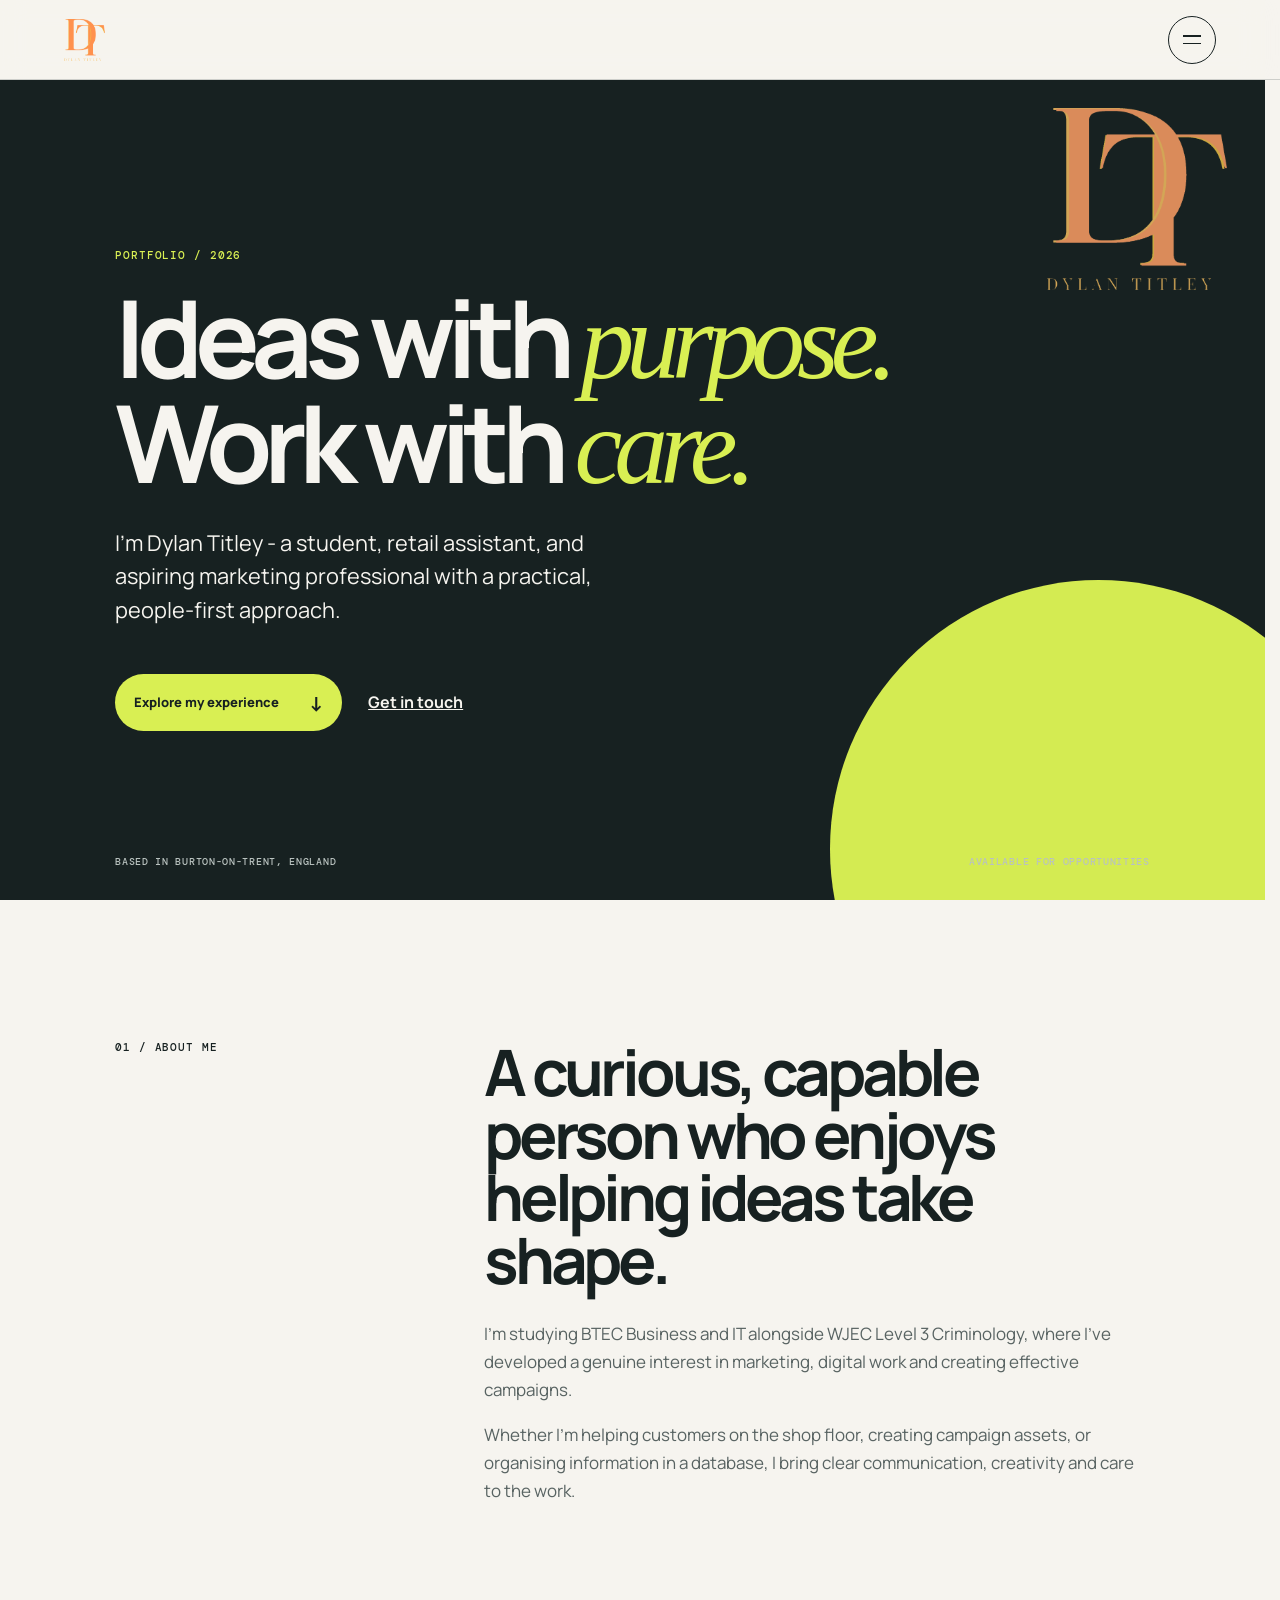
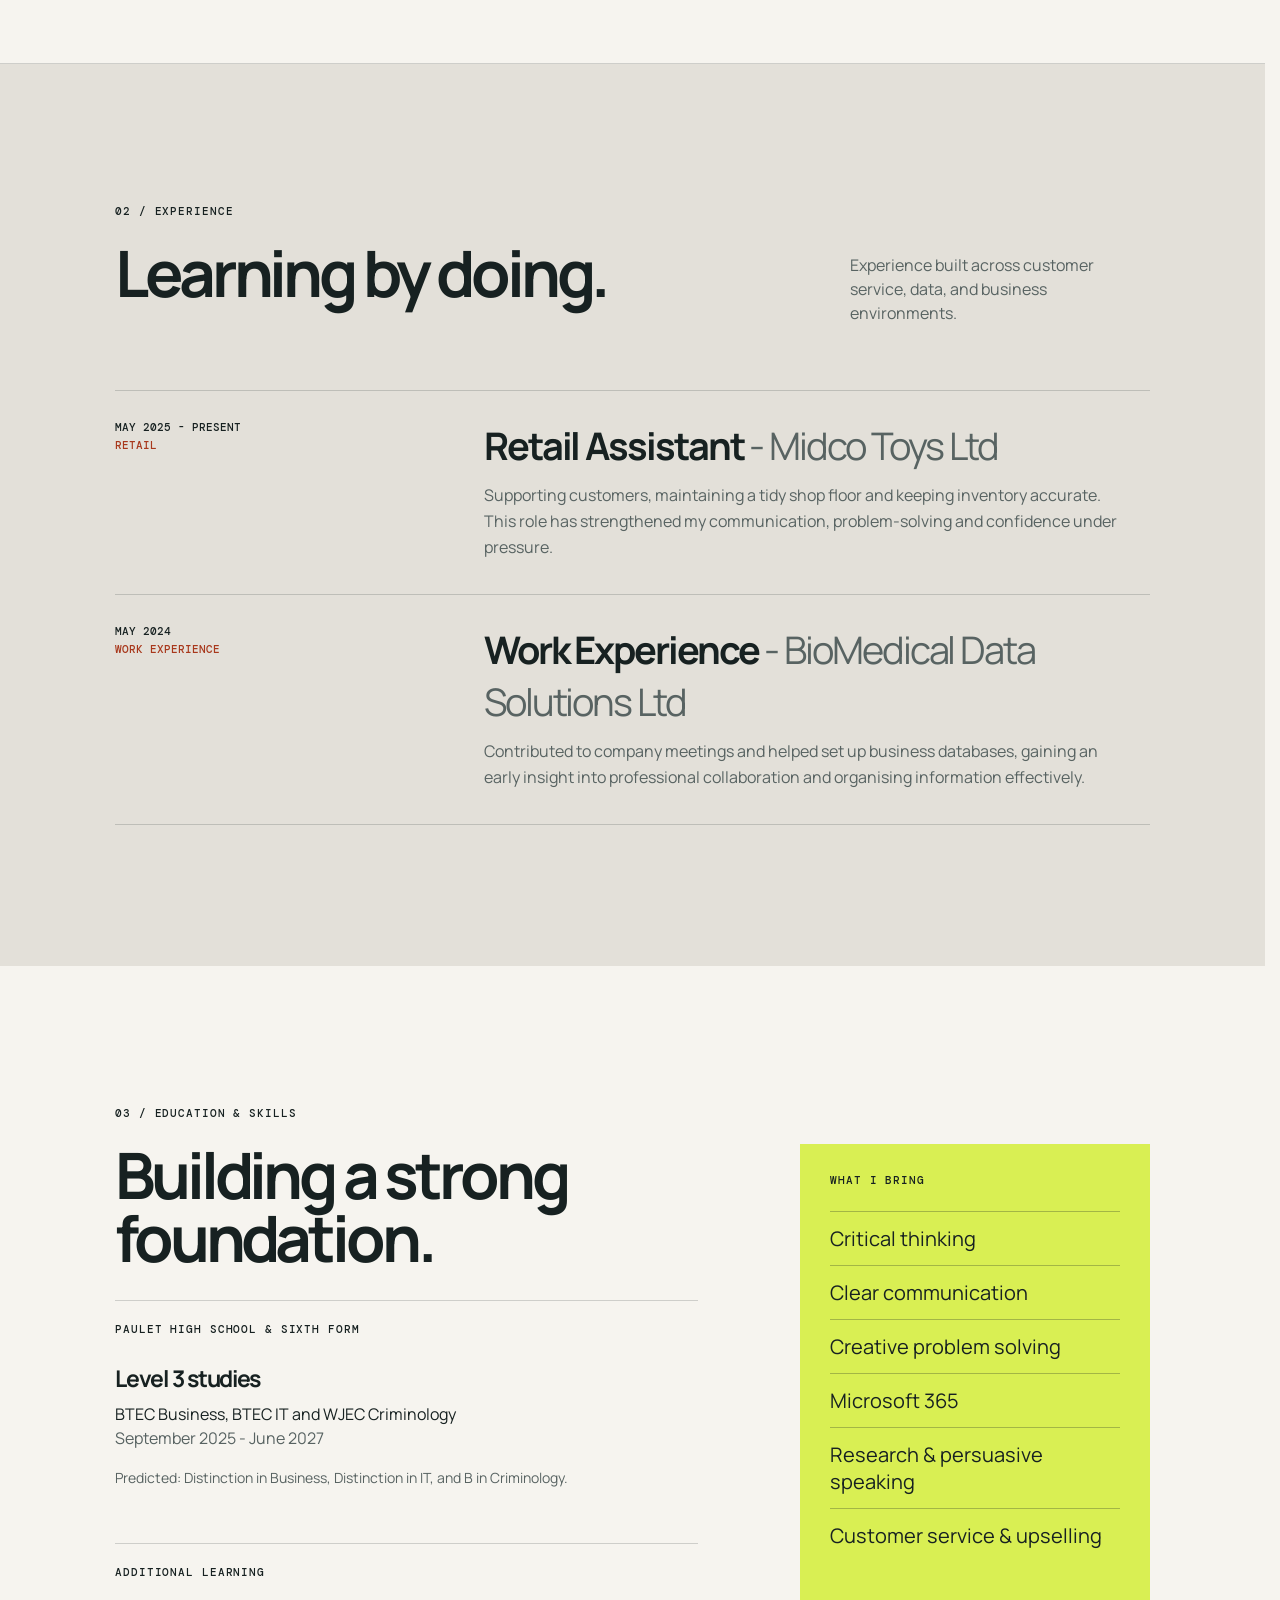
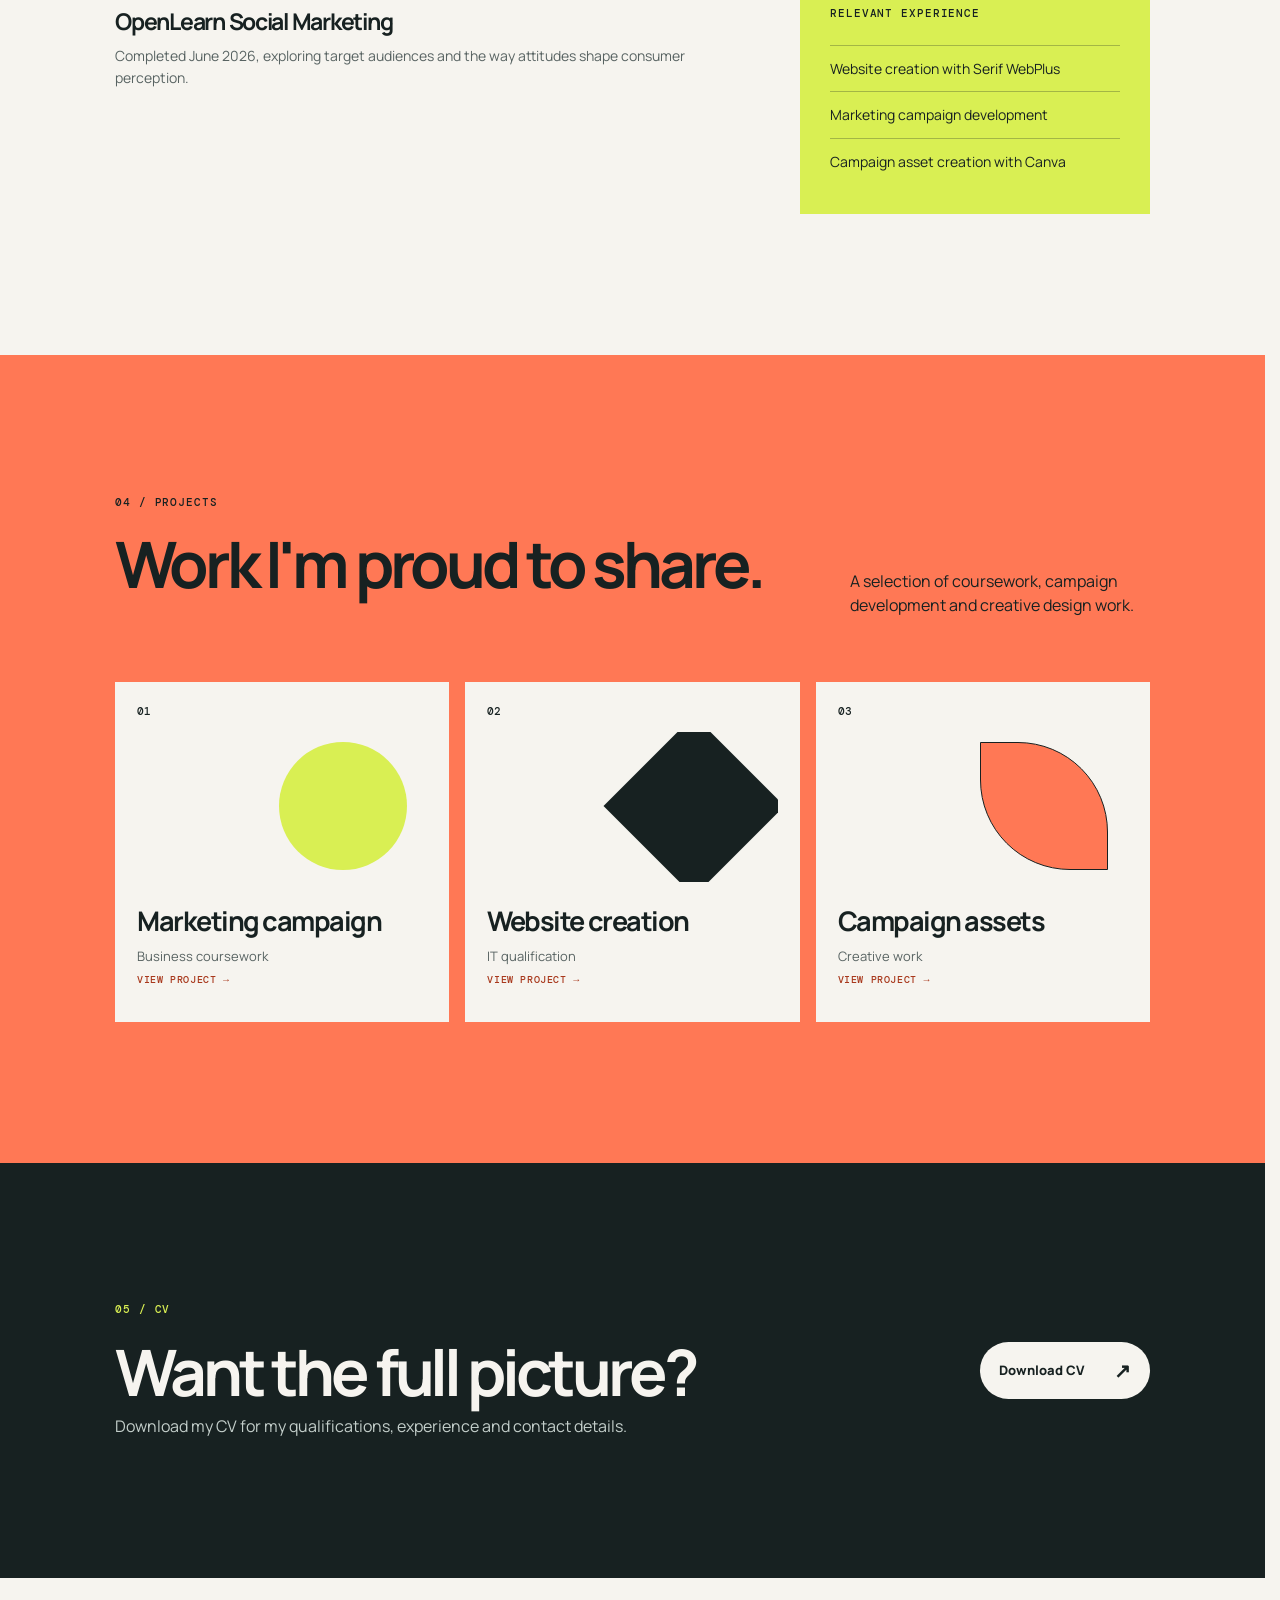
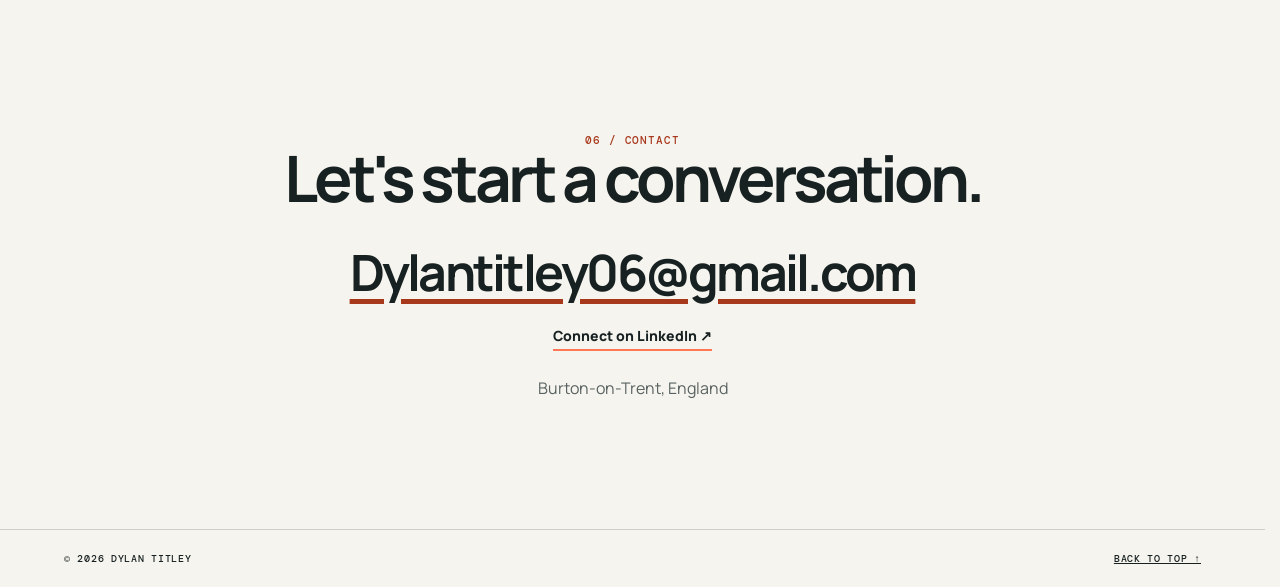
<file: index.html>
<!doctype html>
<html lang="en">
  <head>
    <meta charset="utf-8" />
    <meta name="viewport" content="width=device-width, initial-scale=1" />
    <meta
      name="description"
      content="Portfolio of Dylan Titley, a student and aspiring marketing professional showcasing experience, creative projects, website design and campaign work."
    />
    <title>Dylan Titley | Marketing, Design & Portfolio</title>
    <link rel="canonical" href="https://dylantitley.co.uk/" />
    <meta property="og:type" content="website" />
    <meta
      property="og:title"
      content="Dylan Titley | Marketing, Design & Portfolio"
    />
    <meta
      property="og:description"
      content="Explore Dylan Titley's experience, creative projects, website design and campaign work."
    />
    <meta property="og:url" content="https://dylantitley.co.uk/" />
    <meta property="og:image" content="https://dylantitley.co.uk/dt-logo.png" />
    <meta property="og:image:alt" content="Dylan Titley personal DT logo" />
    <meta name="twitter:card" content="summary_large_image" />
    <meta
      name="twitter:title"
      content="Dylan Titley | Marketing, Design & Portfolio"
    />
    <meta
      name="twitter:description"
      content="Explore Dylan Titley's experience, creative projects, website design and campaign work."
    />
    <meta
      name="twitter:image"
      content="https://dylantitley.co.uk/dt-logo.png"
    />
    <meta name="twitter:image:alt" content="Dylan Titley personal DT logo" />
    <link rel="icon" type="image/png" href="favicon.png" />
    <script type="application/ld+json">
      {
        "@context": "https://schema.org",
        "@type": "Person",
        "name": "Dylan Titley",
        "url": "https://dylantitley.co.uk/",
        "image": "https://dylantitley.co.uk/dt-logo.png",
        "jobTitle": "Student and aspiring marketing professional",
        "address": {
          "@type": "PostalAddress",
          "addressLocality": "Burton-on-Trent",
          "addressCountry": "GB"
        },
        "email": "mailto:Dylantitley06@gmail.com",
        "sameAs": ["https://www.linkedin.com/in/dylan-titley-2539ab369/"]
      }
    </script>
    <link rel="preconnect" href="https://fonts.googleapis.com" />
    <link rel="preconnect" href="https://fonts.gstatic.com" crossorigin />
    <link
      href="https://fonts.googleapis.com/css2?family=DM+Mono:wght@400;500&family=Manrope:wght@400;500;600;700;800&display=swap"
      rel="stylesheet"
    />
    <link rel="stylesheet" href="vendor/lenis.css" />
    <link rel="stylesheet" href="styles.css?v=20261020-2" />
    <script src="vendor/gsap.min.js" defer></script>
    <script src="vendor/lenis.min.js" defer></script>
    <script src="script.js?v=20261020-2" defer></script>
  </head>
  <body>
    <a class="skip-link" href="#main-content">Skip to content</a>
    <div class="reading-progress" aria-hidden="true"></div>
    <header class="site-header">
      <a class="brand" href="#home" aria-label="Dylan Titley, home"
        ><img
          src="dt-logo-transparent.png"
          alt="Dylan Titley"
          width="1023"
          height="1038"
          decoding="async"
      /></a>
      <button
        class="menu-toggle"
        type="button"
        aria-label="Open navigation"
        aria-expanded="false"
        aria-controls="site-menu"
      >
        <span></span><span></span>
      </button>
    </header>
    <nav
      id="site-menu"
      class="site-menu"
      data-lenis-prevent
      aria-label="Main navigation"
    >
      <a href="#home">Home</a><a href="#about">About</a
      ><a href="#experience">Experience</a><a href="#education">Education</a
      ><a href="#projects">Projects</a><a href="#cv">CV</a
      ><a href="#contact">Contact</a>
    </nav>

    <main id="main-content" tabindex="-1">
      <section id="home" class="hero section-shell">
        <p class="eyebrow">Portfolio / 2026</p>
        <h1>Ideas with <em>purpose.</em><br />Work with <em>care.</em></h1>
        <p class="hero-copy">
          I'm Dylan Titley - a student, retail assistant, and aspiring marketing
          professional with a practical, people-first approach.
        </p>
        <div class="hero-actions">
          <a class="button button-solid" href="#experience"
            >Explore my experience <span>&darr;</span></a
          ><a class="text-link" href="#contact">Get in touch</a>
        </div>
        <img
          class="hero-logo"
          src="dt-logo-transparent.png"
          alt="Dylan Titley DT personal logo"
          width="1023"
          height="1038"
          decoding="async"
        />
        <div class="hero-footer">
          <span>Based in Burton-on-Trent, England</span
          ><span>Available for opportunities</span>
        </div>
      </section>

      <section id="about" class="section-shell split-section">
        <p class="eyebrow">01 / About me</p>
        <div>
          <h2>
            A curious, capable person who enjoys helping ideas take shape.
          </h2>
          <p class="lead">
            I'm studying BTEC Business and IT alongside WJEC Level 3
            Criminology, where I've developed a genuine interest in marketing,
            digital work and creating effective campaigns.
          </p>
          <p>
            Whether I'm helping customers on the shop floor, creating campaign
            assets, or organising information in a database, I bring clear
            communication, creativity and care to the work.
          </p>
        </div>
      </section>

      <section id="experience" class="section-shell experience-section">
        <p class="eyebrow">02 / Experience</p>
        <div class="section-heading">
          <h2>Learning by doing.</h2>
          <p>
            Experience built across customer service, data, and business
            environments.
          </p>
        </div>
        <div class="timeline">
          <article class="timeline-item">
            <div class="timeline-meta">
              <span>May 2025 - Present</span><span>Retail</span>
            </div>
            <div>
              <h3>Retail Assistant <span> - Midco Toys Ltd</span></h3>
              <p>
                Supporting customers, maintaining a tidy shop floor and keeping
                inventory accurate. This role has strengthened my communication,
                problem-solving and confidence under pressure.
              </p>
            </div>
          </article>
          <article class="timeline-item">
            <div class="timeline-meta">
              <span>May 2024</span><span>Work experience</span>
            </div>
            <div>
              <h3>
                Work Experience <span> - BioMedical Data Solutions Ltd</span>
              </h3>
              <p>
                Contributed to company meetings and helped set up business
                databases, gaining an early insight into professional
                collaboration and organising information effectively.
              </p>
            </div>
          </article>
        </div>
      </section>

      <section id="education" class="section-shell education-section">
        <p class="eyebrow">03 / Education & skills</p>
        <div class="two-column">
          <div>
            <h2>Building a strong foundation.</h2>
            <div class="education-card">
              <p class="card-label">Paulet High School & Sixth Form</p>
              <h3>Level 3 studies</h3>
              <p>
                BTEC Business, BTEC IT and WJEC Criminology<br /><span
                  >September 2025 - June 2027</span
                >
              </p>
              <p class="small">
                Predicted: Distinction in Business, Distinction in IT, and B in
                Criminology.
              </p>
            </div>
            <div class="education-card">
              <p class="card-label">Additional learning</p>
              <h3>OpenLearn Social Marketing</h3>
              <p class="small">
                Completed June 2026, exploring target audiences and the way
                attitudes shape consumer perception.
              </p>
            </div>
          </div>
          <div class="skills">
            <p class="card-label">What I bring</p>
            <ul>
              <li>Critical thinking</li>
              <li>Clear communication</li>
              <li>Creative problem solving</li>
              <li>Microsoft 365</li>
              <li>Research & persuasive speaking</li>
              <li>Customer service & upselling</li>
            </ul>
            <p class="card-label relevant-label">Relevant experience</p>
            <ul class="relevant">
              <li>Website creation with Serif WebPlus</li>
              <li>Marketing campaign development</li>
              <li>Campaign asset creation with Canva</li>
            </ul>
          </div>
        </div>
      </section>

      <section id="projects" class="section-shell projects-section">
        <p class="eyebrow">04 / Projects</p>
        <div class="section-heading">
          <h2>Work I'm proud to share.</h2>
          <p>
            A selection of coursework, campaign development and creative design
            work.
          </p>
        </div>
        <div class="project-grid">
          <a class="project-card" href="marketing-campaign.html"
            ><p>01</p>
            <div class="project-art" aria-hidden="true">
              <div class="project-shape shape-one"></div>
            </div>
            <h3>Marketing campaign</h3>
            <span>Business coursework <b>View project &rarr;</b></span></a
          >
          <a class="project-card" href="website-creation.html"
            ><p>02</p>
            <div class="project-art" aria-hidden="true">
              <div class="project-shape shape-two"></div>
            </div>
            <h3>Website creation</h3>
            <span>IT qualification <b>View project &rarr;</b></span></a
          >
          <a class="project-card" href="campaign-assets.html"
            ><p>03</p>
            <div class="project-art" aria-hidden="true">
              <div class="project-shape shape-three"></div>
            </div>
            <h3>Campaign assets</h3>
            <span>Creative work <b>View project &rarr;</b></span></a
          >
        </div>
      </section>

      <section id="cv" class="section-shell cv-section">
        <div>
          <p class="eyebrow">05 / CV</p>
          <h2>Want the full picture?</h2>
          <p>
            Download my CV for my qualifications, experience and contact
            details.
          </p>
        </div>
        <a
          class="button button-light"
          href="Dylan-Titley-CV-2026-Degree-Apprenticeship.docx"
          download
          >Download CV <span>&nearr;</span></a
        >
      </section>

      <section id="contact" class="section-shell contact-section">
        <p class="eyebrow">06 / Contact</p>
        <h2>Let's start a conversation.</h2>
        <a class="contact-email" href="mailto:Dylantitley06@gmail.com"
          >Dylantitley06@gmail.com</a
        ><a
          class="linkedin-link"
          href="https://www.linkedin.com/in/dylan-titley-2539ab369/"
          target="_blank"
          rel="noopener"
          >Connect on LinkedIn &nearr;</a
        >
        <p>Burton-on-Trent, England</p>
      </section>
    </main>
    <footer>
      <span>&copy; <span id="year"></span> Dylan Titley</span
      ><a href="#home">Back to top &uarr;</a>
    </footer>
  </body>
</html>
</file>
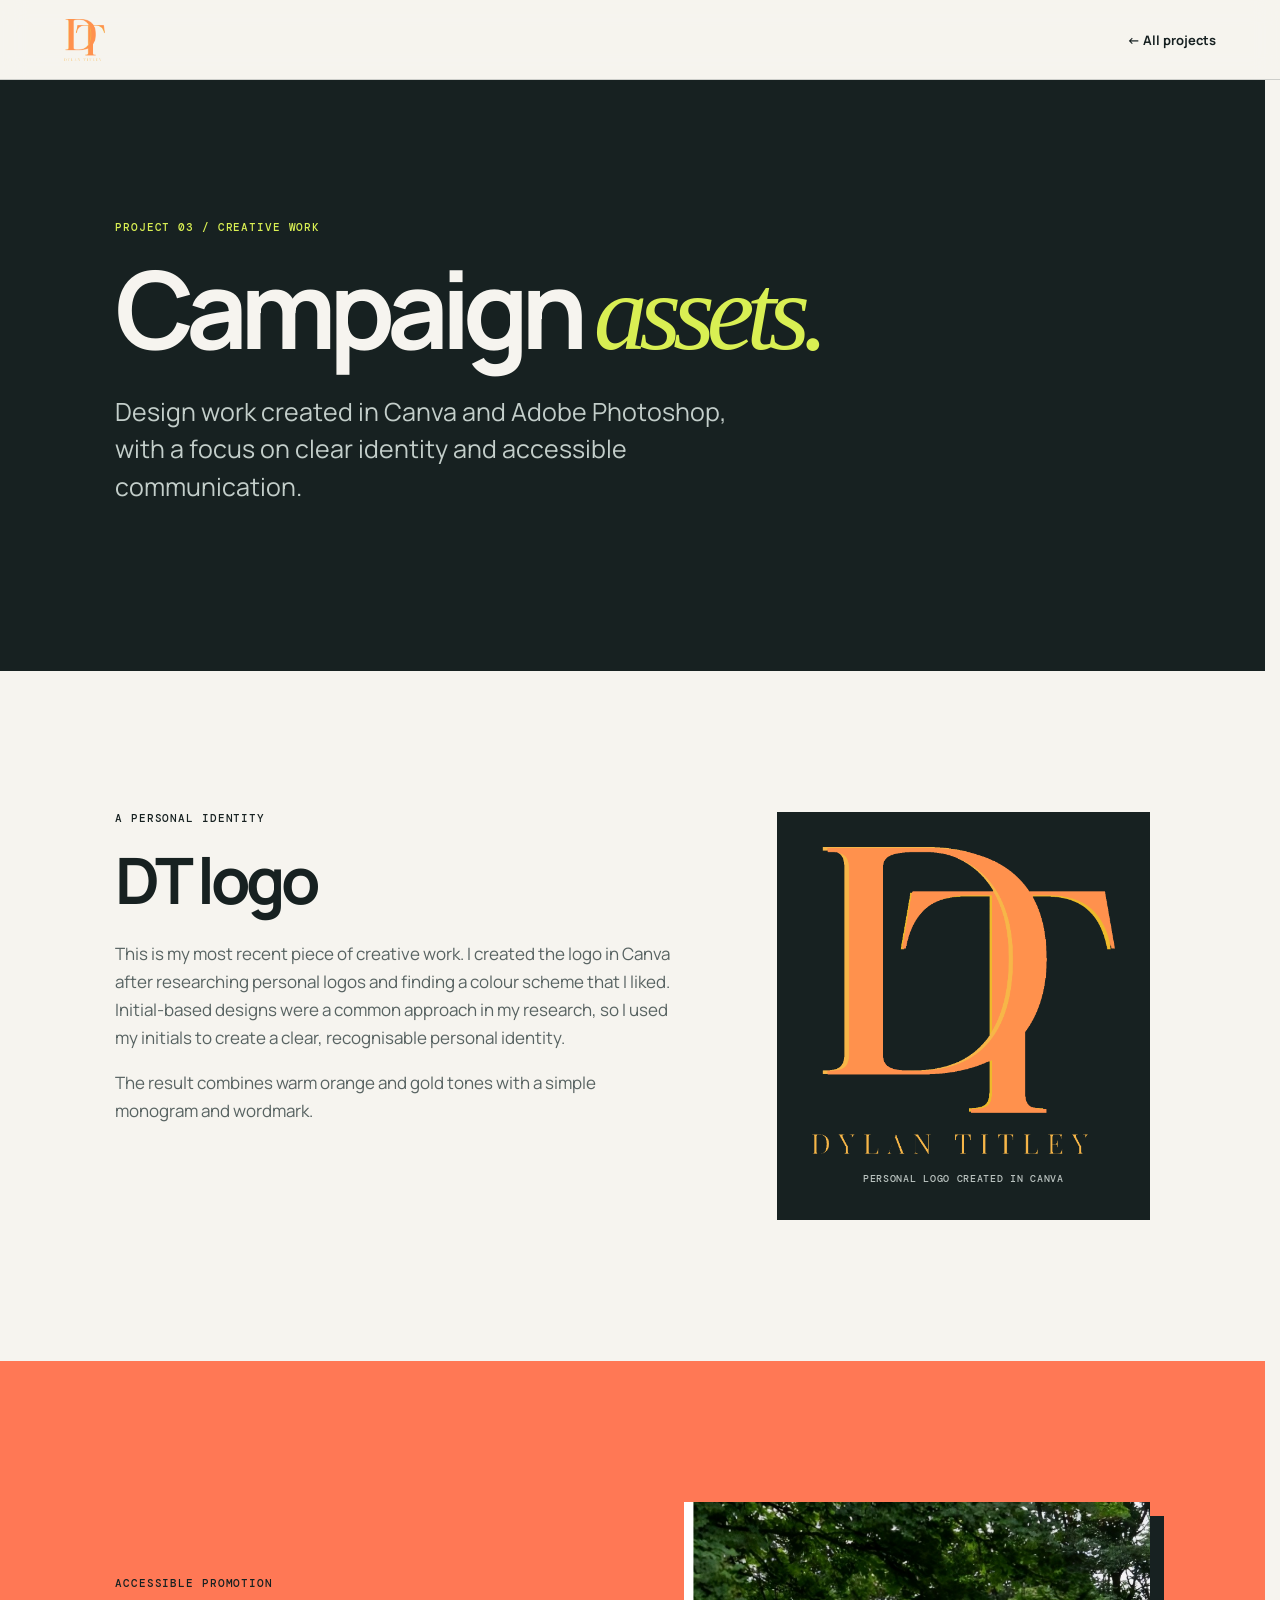
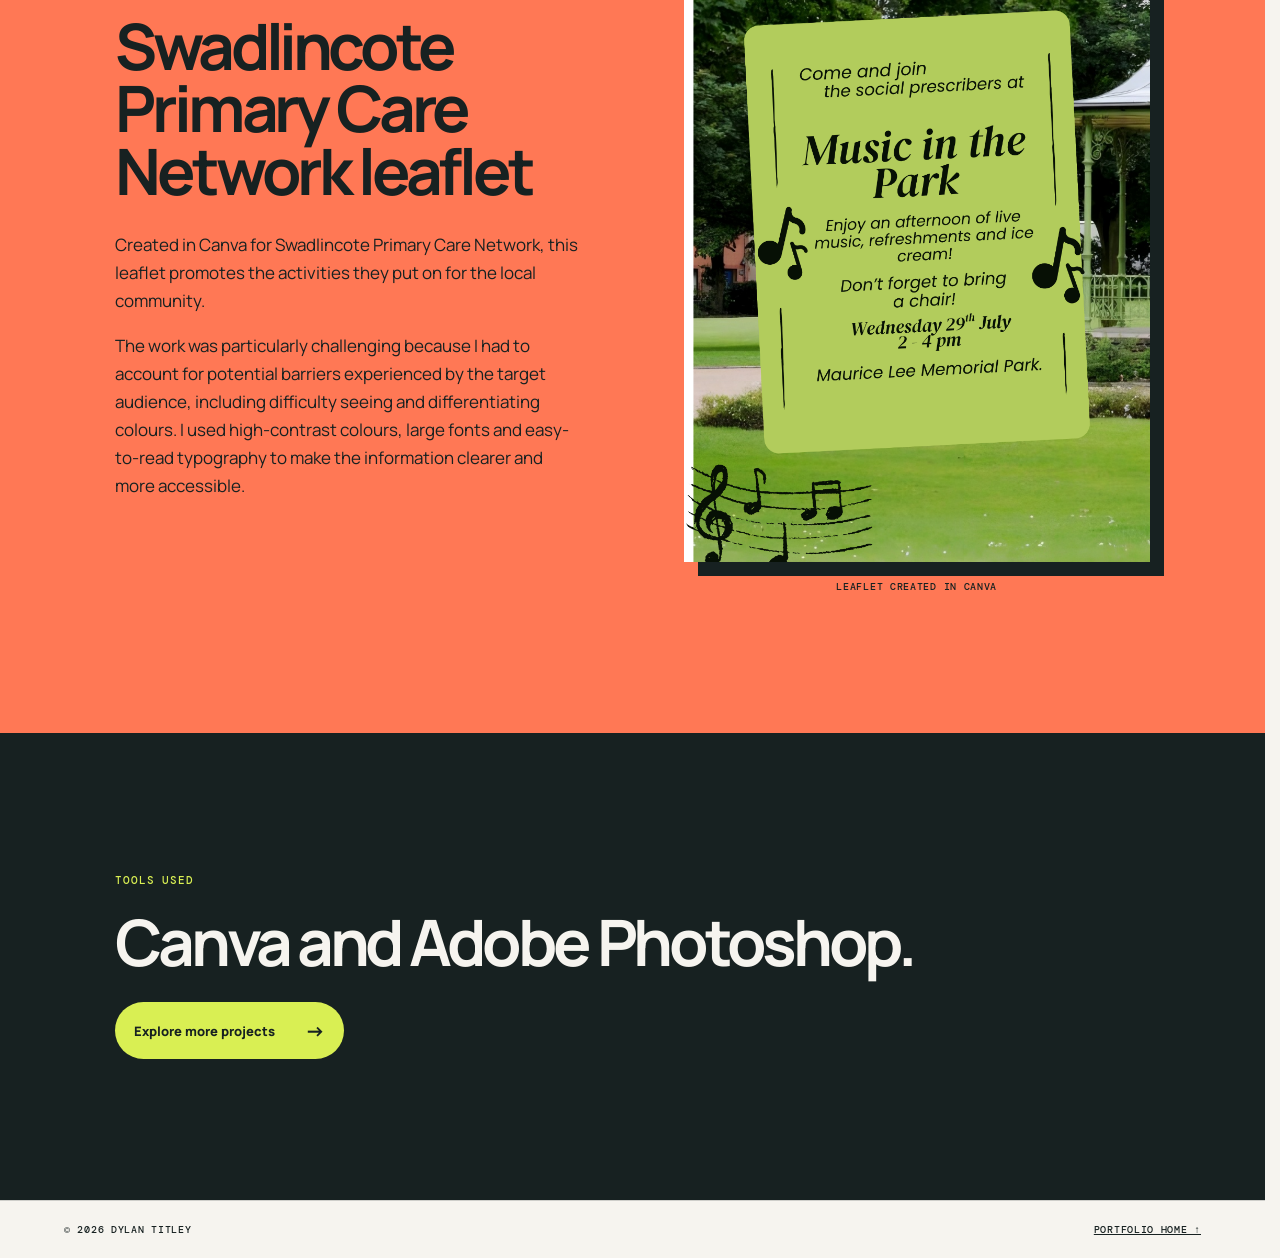
<file: campaign-assets.html>
<!doctype html>
<html lang="en">
  <head>
    <meta charset="utf-8" />
    <meta name="viewport" content="width=device-width, initial-scale=1" />
    <meta
      name="description"
      content="Dylan Titley's campaign assets project."
    />
    <link rel="icon" type="image/png" href="favicon.png" />
    <title>Campaign Assets | Dylan Titley</title>
    <link rel="preconnect" href="https://fonts.googleapis.com" />
    <link rel="preconnect" href="https://fonts.gstatic.com" crossorigin />
    <link
      href="https://fonts.googleapis.com/css2?family=DM+Mono:wght@400;500&family=Manrope:wght@400;500;600;700;800&display=swap"
      rel="stylesheet"
    />
    <link rel="stylesheet" href="vendor/lenis.css" />
    <link rel="stylesheet" href="styles.css?v=20261020-2" />
    <script src="vendor/gsap.min.js" defer></script>
    <script src="vendor/lenis.min.js" defer></script>
    <script src="script.js?v=20261020-2" defer></script>
  </head>
  <body>
    <a class="skip-link" href="#main-content">Skip to content</a>
    <div class="reading-progress" aria-hidden="true"></div>
    <header class="site-header">
      <a class="brand" href="index.html#home" aria-label="Dylan Titley, home"
        ><img
          src="dt-logo-transparent.png"
          alt="Dylan Titley"
          width="1023"
          height="1038"
          decoding="async" /></a
      ><a class="back-link" href="index.html#projects">&larr; All projects</a>
    </header>
    <main id="main-content" tabindex="-1">
      <section class="project-hero section-shell">
        <p class="eyebrow">Project 03 / Creative work</p>
        <h1>Campaign <em>assets.</em></h1>
        <p class="project-intro">
          Design work created in Canva and Adobe Photoshop, with a focus on
          clear identity and accessible communication.
        </p>
      </section>
      <section class="section-shell project-detail">
        <div class="project-summary">
          <p class="eyebrow">A personal identity</p>
          <h2>DT logo</h2>
          <p>
            This is my most recent piece of creative work. I created the logo in
            Canva after researching personal logos and finding a colour scheme
            that I liked. Initial-based designs were a common approach in my
            research, so I used my initials to create a clear, recognisable
            personal identity.
          </p>
          <p>
            The result combines warm orange and gold tones with a simple
            monogram and wordmark.
          </p>
        </div>
        <figure class="asset-logo">
          <img
            src="dt-logo-transparent.png"
            alt="Dylan Titley DT personal logo"
            width="1023"
            height="1038"
            decoding="async"
            loading="lazy"
          />
          <figcaption>Personal logo created in Canva</figcaption>
        </figure>
      </section>
      <section class="asset-leaflet section-shell">
        <div class="leaflet-copy">
          <p class="eyebrow">Accessible promotion</p>
          <h2>Swadlincote Primary Care Network leaflet</h2>
          <p>
            Created in Canva for Swadlincote Primary Care Network, this leaflet
            promotes the activities they put on for the local community.
          </p>
          <p>
            The work was particularly challenging because I had to account for
            potential barriers experienced by the target audience, including
            difficulty seeing and differentiating colours. I used high-contrast
            colours, large fonts and easy-to-read typography to make the
            information clearer and more accessible.
          </p>
        </div>
        <figure class="leaflet-art">
          <img
            src="music-in-the-park-leaflet.png"
            alt="Music in the Park leaflet for Swadlincote Primary Care Network"
            width="891"
            height="1261"
            decoding="async"
            loading="lazy"
          />
          <figcaption>Leaflet created in Canva</figcaption>
        </figure>
      </section>
      <section class="project-closing section-shell">
        <p class="eyebrow">Tools used</p>
        <h2>Canva and Adobe Photoshop.</h2>
        <a class="button button-solid" href="index.html#projects"
          >Explore more projects <span>&rarr;</span></a
        >
      </section>
    </main>
    <footer>
      <span>&copy; <span id="year"></span> Dylan Titley</span
      ><a href="index.html#home">Portfolio home &uarr;</a>
    </footer>
  </body>
</html>
</file>
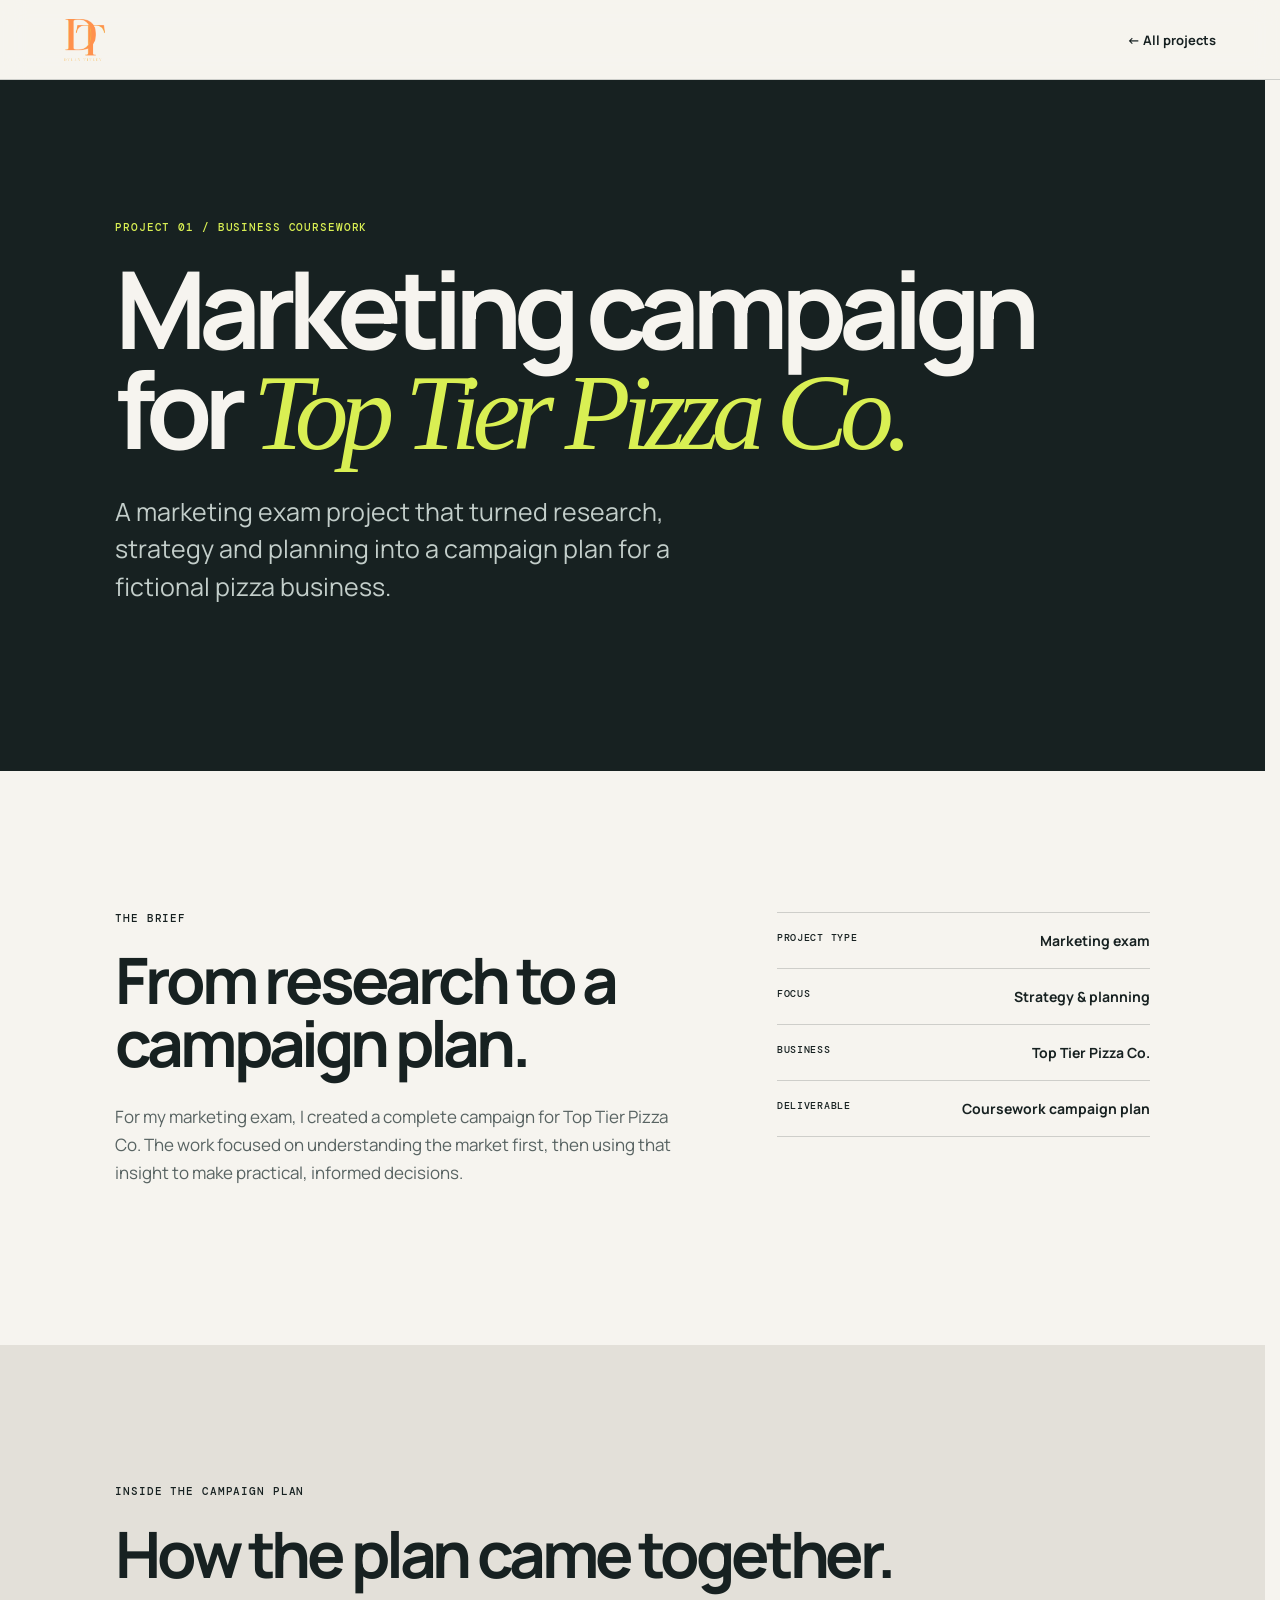
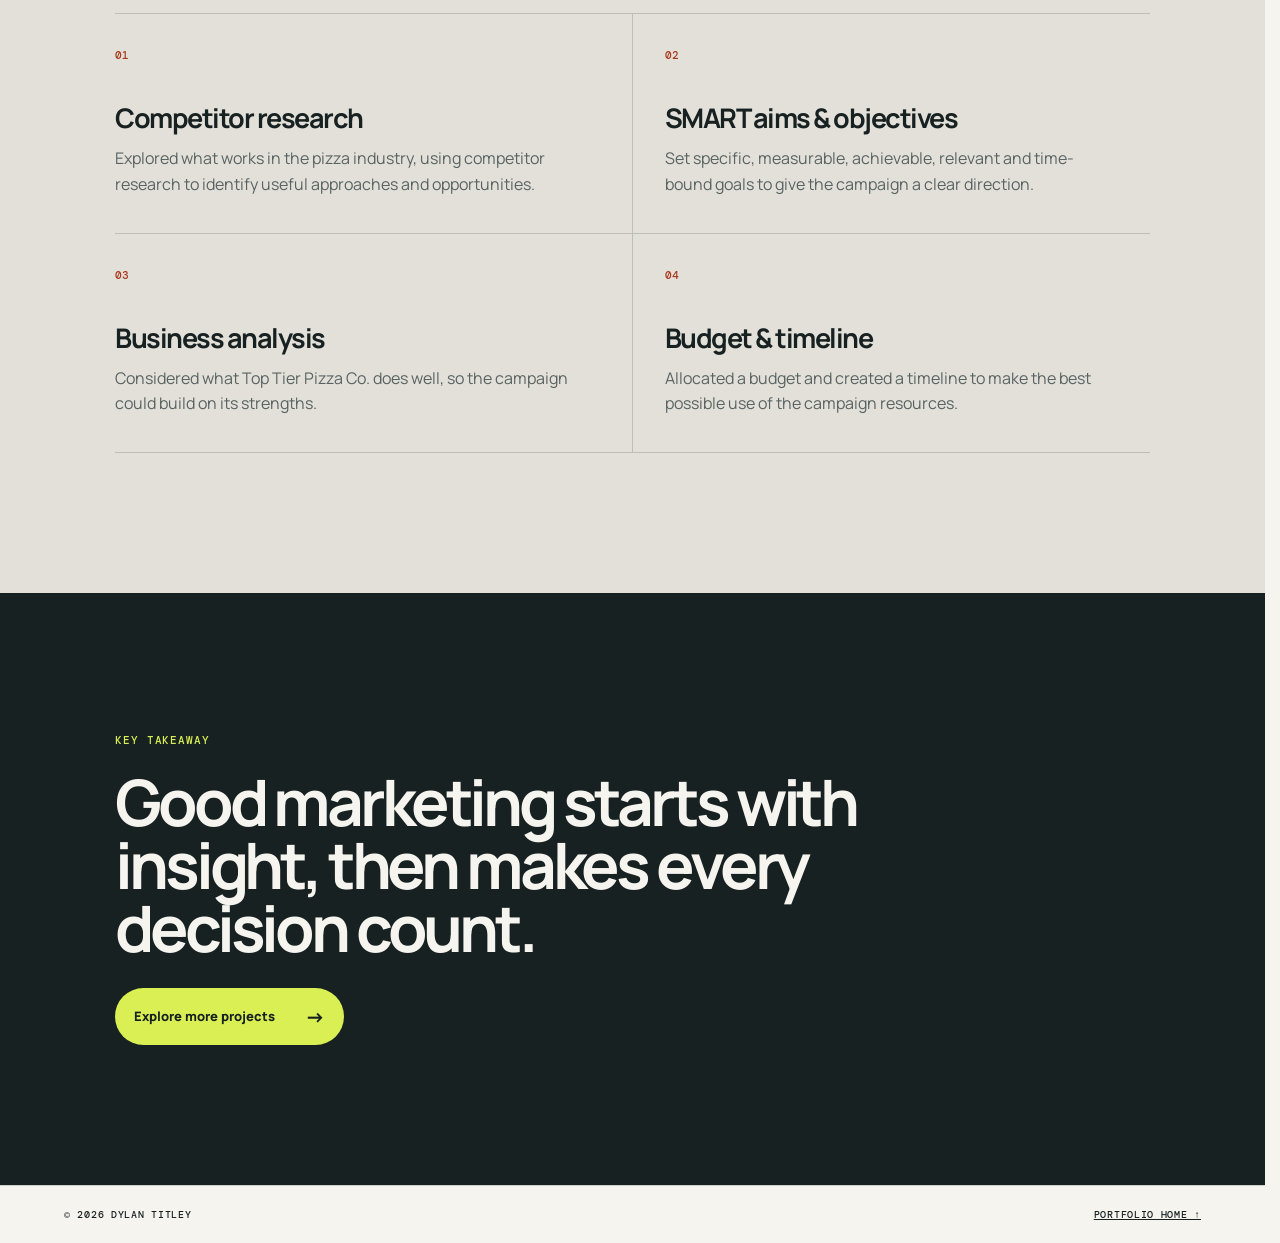
<file: marketing-campaign.html>
<!doctype html>
<html lang="en">
  <head>
    <meta charset="utf-8" />
    <meta name="viewport" content="width=device-width, initial-scale=1" />
    <meta
      name="description"
      content="Dylan Titley's Top Tier Pizza Co. marketing campaign project."
    />
    <link rel="icon" type="image/png" href="favicon.png" />
    <title>Marketing Campaign | Dylan Titley</title>
    <link rel="preconnect" href="https://fonts.googleapis.com" />
    <link rel="preconnect" href="https://fonts.gstatic.com" crossorigin />
    <link
      href="https://fonts.googleapis.com/css2?family=DM+Mono:wght@400;500&family=Manrope:wght@400;500;600;700;800&display=swap"
      rel="stylesheet"
    />
    <link rel="stylesheet" href="vendor/lenis.css" />
    <link rel="stylesheet" href="styles.css?v=20261020-2" />
    <script src="vendor/gsap.min.js" defer></script>
    <script src="vendor/lenis.min.js" defer></script>
    <script src="script.js?v=20261020-2" defer></script>
  </head>
  <body>
    <a class="skip-link" href="#main-content">Skip to content</a>
    <div class="reading-progress" aria-hidden="true"></div>
    <header class="site-header">
      <a class="brand" href="index.html#home" aria-label="Dylan Titley, home"
        ><img
          src="dt-logo-transparent.png"
          alt="Dylan Titley"
          width="1023"
          height="1038"
          decoding="async" /></a
      ><a class="back-link" href="index.html#projects">&larr; All projects</a>
    </header>
    <main id="main-content" tabindex="-1">
      <section class="project-hero section-shell">
        <p class="eyebrow">Project 01 / Business coursework</p>
        <h1>Marketing campaign for <em>Top Tier Pizza Co.</em></h1>
        <p class="project-intro">
          A marketing exam project that turned research, strategy and planning
          into a campaign plan for a fictional pizza business.
        </p>
      </section>
      <section class="section-shell project-detail">
        <div class="project-summary">
          <p class="eyebrow">The brief</p>
          <h2>From research to a campaign plan.</h2>
          <p>
            For my marketing exam, I created a complete campaign for Top Tier
            Pizza Co. The work focused on understanding the market first, then
            using that insight to make practical, informed decisions.
          </p>
        </div>
        <div class="project-facts">
          <div><span>Project type</span><strong>Marketing exam</strong></div>
          <div><span>Focus</span><strong>Strategy & planning</strong></div>
          <div><span>Business</span><strong>Top Tier Pizza Co.</strong></div>
          <div>
            <span>Deliverable</span><strong>Coursework campaign plan</strong>
          </div>
        </div>
      </section>
      <section class="section-shell process-section">
        <p class="eyebrow">Inside the campaign plan</p>
        <h2>How the plan came together.</h2>
        <div class="process-grid">
          <article>
            <span>01</span>
            <h3>Competitor research</h3>
            <p>
              Explored what works in the pizza industry, using competitor
              research to identify useful approaches and opportunities.
            </p>
          </article>
          <article>
            <span>02</span>
            <h3>SMART aims & objectives</h3>
            <p>
              Set specific, measurable, achievable, relevant and time-bound
              goals to give the campaign a clear direction.
            </p>
          </article>
          <article>
            <span>03</span>
            <h3>Business analysis</h3>
            <p>
              Considered what Top Tier Pizza Co. does well, so the campaign
              could build on its strengths.
            </p>
          </article>
          <article>
            <span>04</span>
            <h3>Budget & timeline</h3>
            <p>
              Allocated a budget and created a timeline to make the best
              possible use of the campaign resources.
            </p>
          </article>
        </div>
      </section>
      <section class="project-closing section-shell">
        <p class="eyebrow">Key takeaway</p>
        <h2>
          Good marketing starts with insight, then makes every decision count.
        </h2>
        <a class="button button-solid" href="index.html#projects"
          >Explore more projects <span>&rarr;</span></a
        >
      </section>
    </main>
    <footer>
      <span>&copy; <span id="year"></span> Dylan Titley</span
      ><a href="index.html#home">Portfolio home &uarr;</a>
    </footer>
  </body>
</html>
</file>
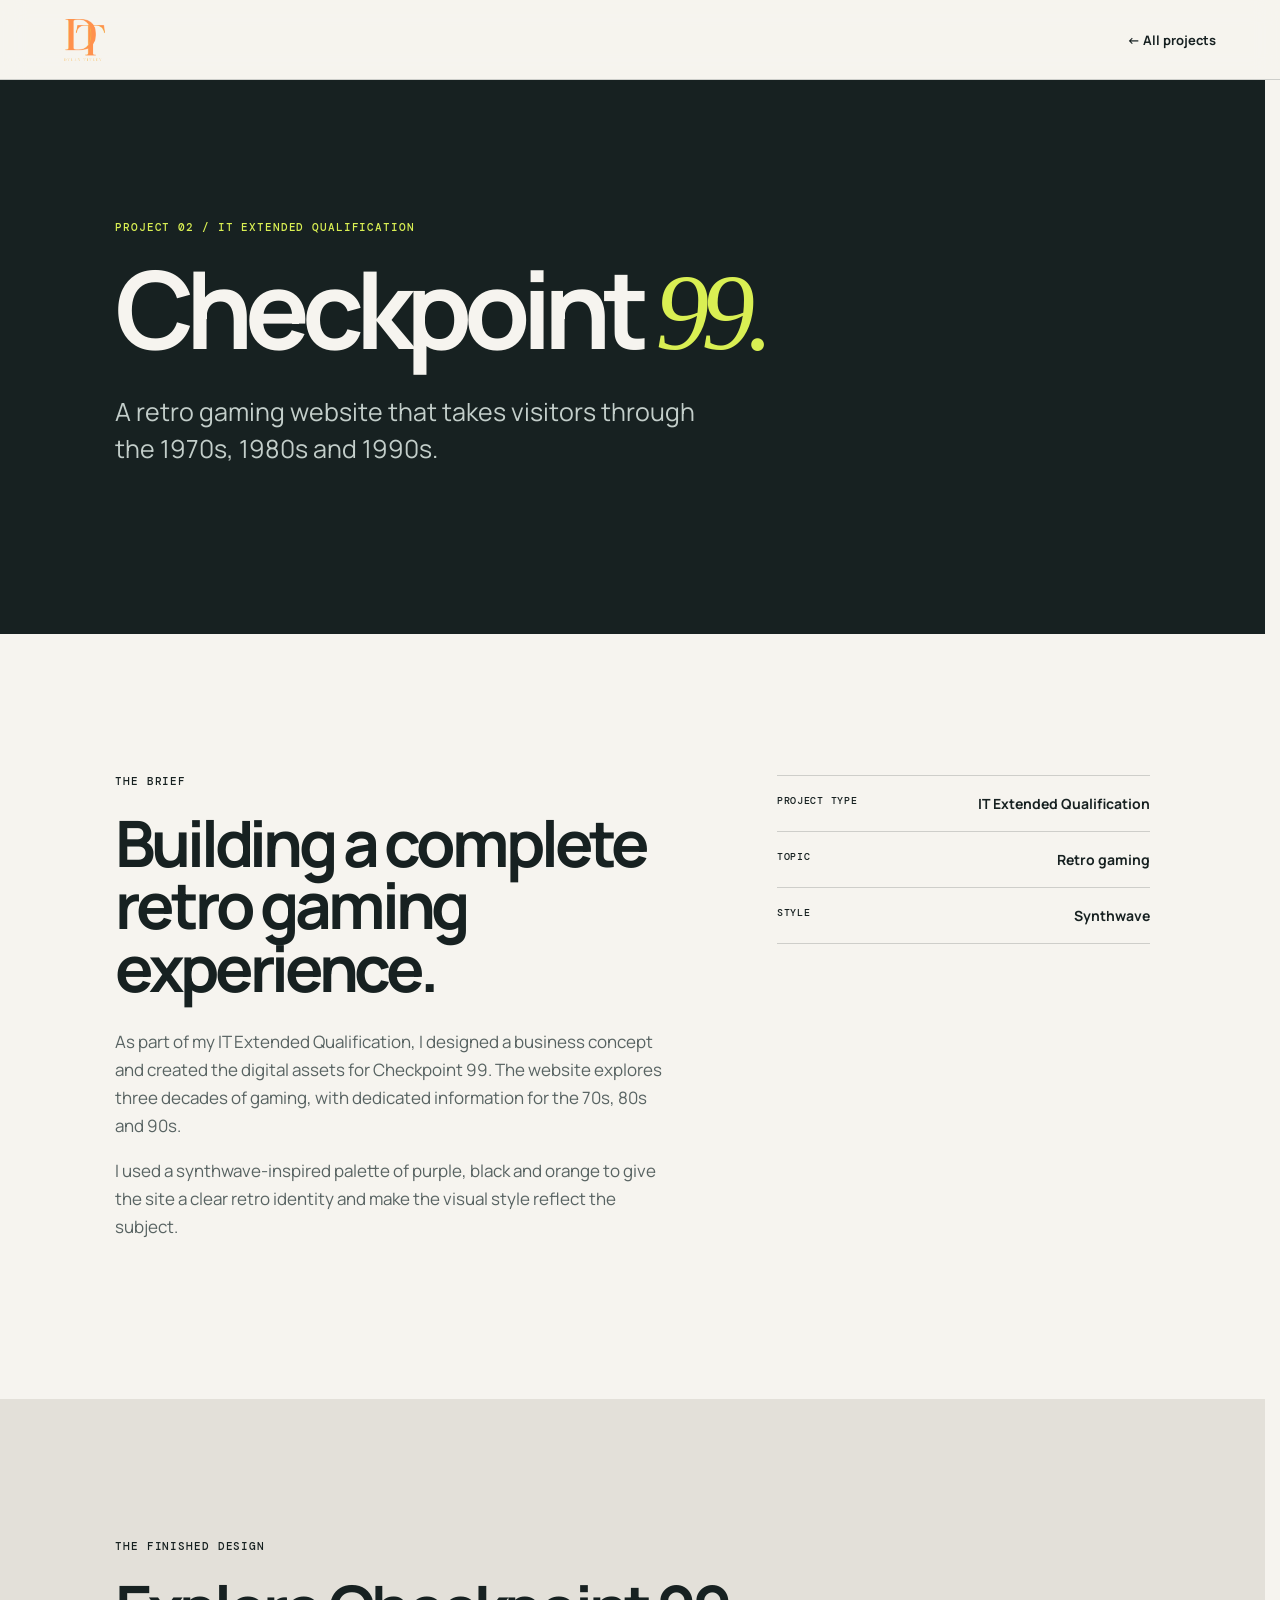
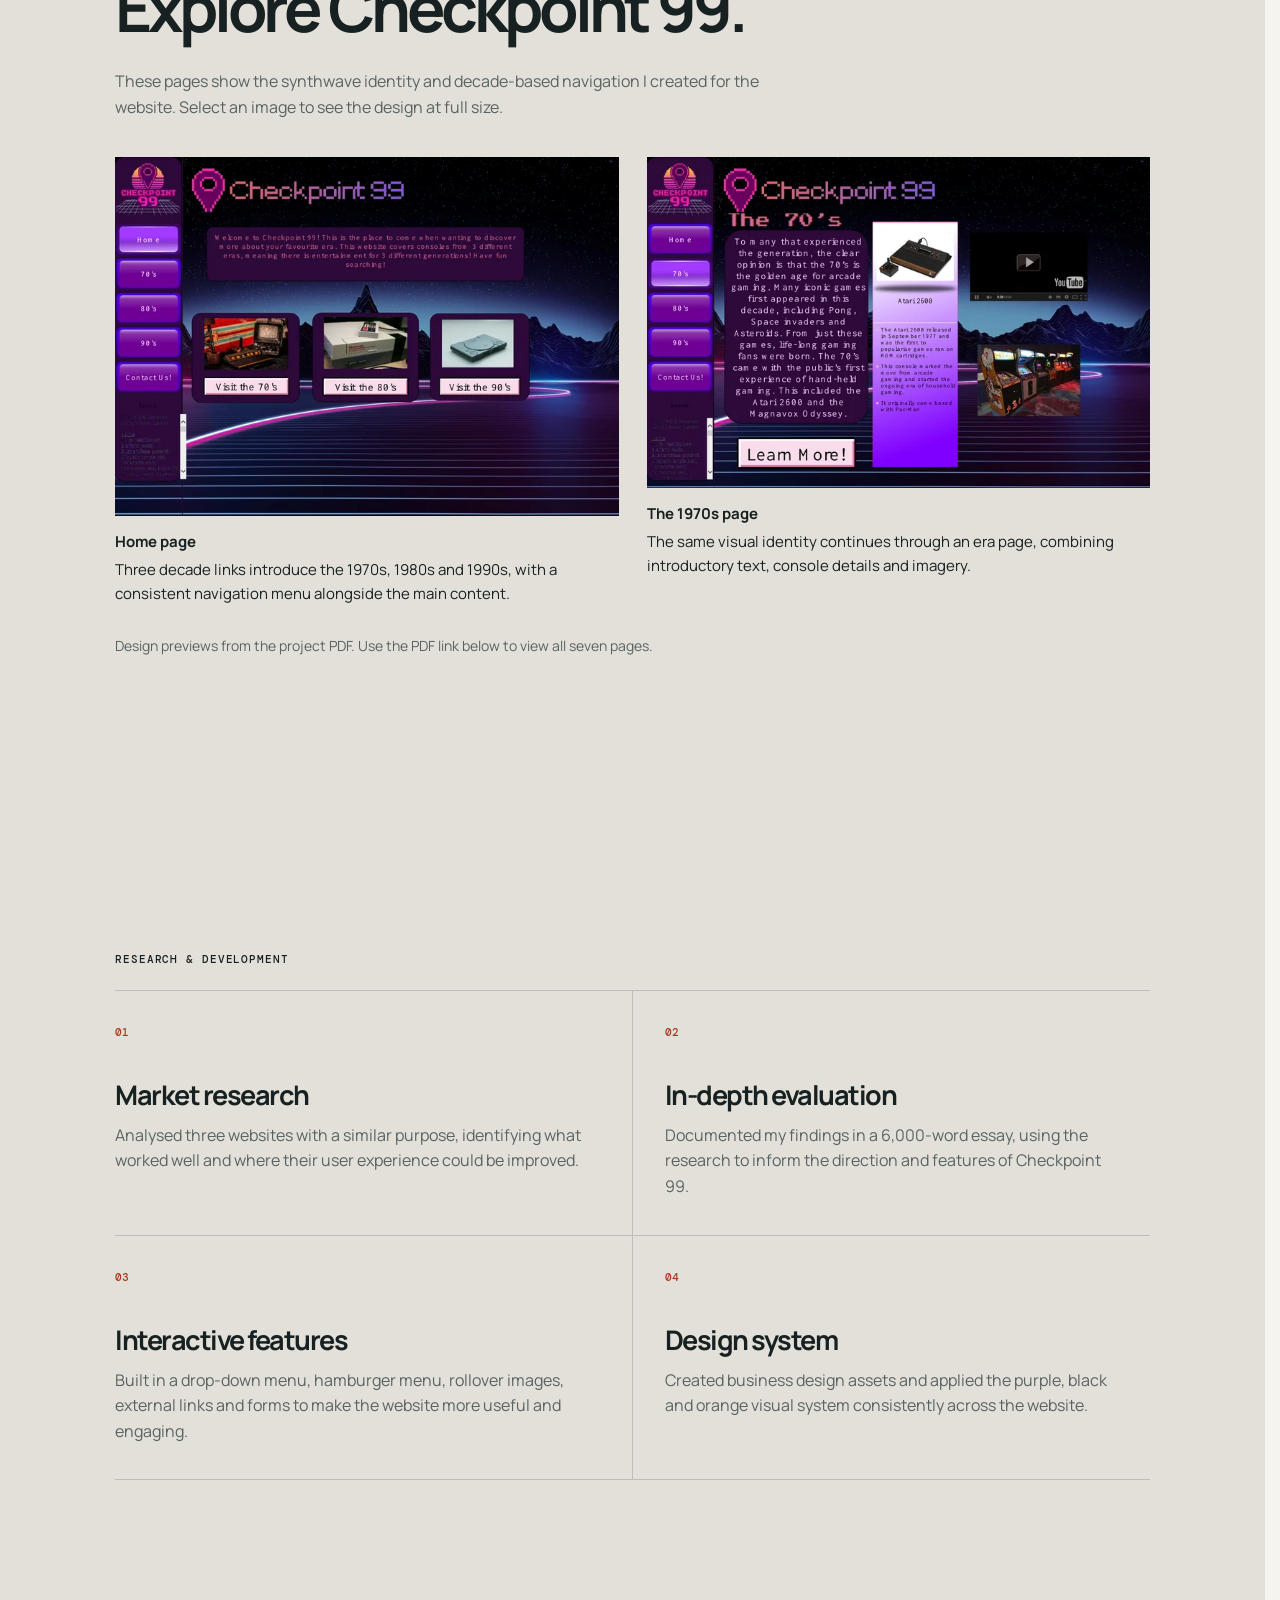
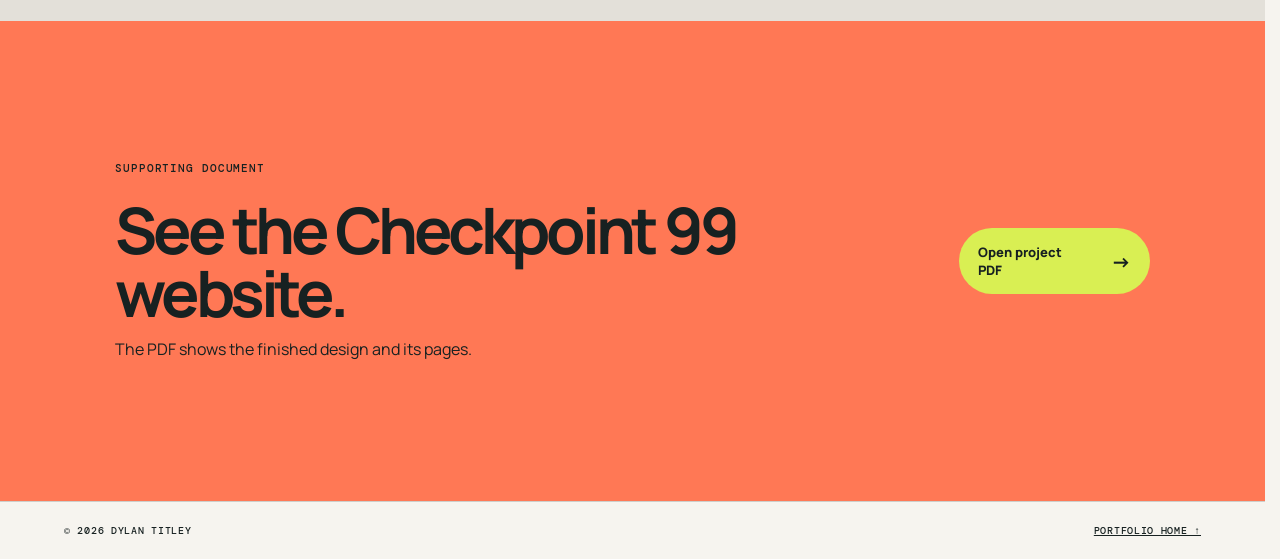
<file: website-creation.html>
<!doctype html>
<html lang="en">
  <head>
    <meta charset="utf-8" />
    <meta name="viewport" content="width=device-width, initial-scale=1" />
    <meta
      name="description"
      content="Dylan Titley's website creation project."
    />
    <link rel="icon" type="image/png" href="favicon.png" />
    <title>Website Creation | Dylan Titley</title>
    <link rel="preconnect" href="https://fonts.googleapis.com" />
    <link rel="preconnect" href="https://fonts.gstatic.com" crossorigin />
    <link
      href="https://fonts.googleapis.com/css2?family=DM+Mono:wght@400;500&family=Manrope:wght@400;500;600;700;800&display=swap"
      rel="stylesheet"
    />
    <link rel="stylesheet" href="vendor/lenis.css" />
    <link rel="stylesheet" href="styles.css?v=20261020-2" />
    <script src="vendor/gsap.min.js" defer></script>
    <script src="vendor/lenis.min.js" defer></script>
    <script src="script.js?v=20261020-2" defer></script>
  </head>
  <body>
    <a class="skip-link" href="#main-content">Skip to content</a>
    <div class="reading-progress" aria-hidden="true"></div>
    <header class="site-header">
      <a class="brand" href="index.html#home" aria-label="Dylan Titley, home"
        ><img
          src="dt-logo-transparent.png"
          alt="Dylan Titley"
          width="1023"
          height="1038"
          decoding="async" /></a
      ><a class="back-link" href="index.html#projects">&larr; All projects</a>
    </header>
    <main id="main-content" tabindex="-1">
      <section class="project-hero section-shell">
        <p class="eyebrow">Project 02 / IT extended qualification</p>
        <h1>Checkpoint <em>99.</em></h1>
        <p class="project-intro">
          A retro gaming website that takes visitors through the 1970s, 1980s
          and 1990s.
        </p>
      </section>
      <section class="section-shell project-detail">
        <div class="project-summary">
          <p class="eyebrow">The brief</p>
          <h2>Building a complete retro gaming experience.</h2>
          <p>
            As part of my IT Extended Qualification, I designed a business
            concept and created the digital assets for Checkpoint 99. The
            website explores three decades of gaming, with dedicated information
            for the 70s, 80s and 90s.
          </p>
          <p>
            I used a synthwave-inspired palette of purple, black and orange to
            give the site a clear retro identity and make the visual style
            reflect the subject.
          </p>
        </div>
        <div class="project-facts">
          <div>
            <span>Project type</span><strong>IT Extended Qualification</strong>
          </div>
          <div><span>Topic</span><strong>Retro gaming</strong></div>
          <div><span>Style</span><strong>Synthwave</strong></div>
        </div>
      </section>
      <section
        class="section-shell project-gallery"
        aria-labelledby="design-preview-title"
      >
        <p class="eyebrow">The finished design</p>
        <h2 id="design-preview-title">Explore Checkpoint 99.</h2>
        <p>
          These pages show the synthwave identity and decade-based navigation I
          created for the website. Select an image to see the design at full
          size.
        </p>
        <div class="project-gallery-grid">
          <figure>
            <a
              href="assets/checkpoint-home-1400.webp"
              target="_blank"
              rel="noopener"
              aria-label="Open full-size home page design in a new tab"
              ><img
                src="assets/checkpoint-home-700.webp"
                srcset="
                  assets/checkpoint-home-700.webp   700w,
                  assets/checkpoint-home-1400.webp 1400w
                "
                sizes="(max-width: 720px) 90vw, 40vw"
                width="1400"
                height="1000"
                alt="Checkpoint 99 home page with a purple navigation menu and links to three decades of gaming"
                loading="lazy"
                decoding="async"
            /></a>
            <figcaption>
              <strong>Home page</strong>Three decade links introduce the 1970s,
              1980s and 1990s, with a consistent navigation menu alongside the
              main content.
            </figcaption>
          </figure>
          <figure>
            <a
              href="assets/checkpoint-1970s-1400.webp"
              target="_blank"
              rel="noopener"
              aria-label="Open full-size the 1970s page design in a new tab"
              ><img
                src="assets/checkpoint-1970s-700.webp"
                srcset="
                  assets/checkpoint-1970s-700.webp   700w,
                  assets/checkpoint-1970s-1400.webp 1400w
                "
                sizes="(max-width: 720px) 90vw, 40vw"
                width="1400"
                height="922"
                alt="Checkpoint 99 1970s page with Atari 2600 details and arcade imagery"
                loading="lazy"
                decoding="async"
            /></a>
            <figcaption>
              <strong>The 1970s page</strong>The same visual identity continues
              through an era page, combining introductory text, console details
              and imagery.
            </figcaption>
          </figure>
        </div>
        <p class="gallery-note">
          Design previews from the project PDF. Use the PDF link below to view
          all seven pages.
        </p>
      </section>
      <section class="section-shell process-section">
        <p class="eyebrow">Research & development</p>
        <div class="process-grid">
          <article>
            <span>01</span>
            <h3>Market research</h3>
            <p>
              Analysed three websites with a similar purpose, identifying what
              worked well and where their user experience could be improved.
            </p>
          </article>
          <article>
            <span>02</span>
            <h3>In-depth evaluation</h3>
            <p>
              Documented my findings in a 6,000-word essay, using the research
              to inform the direction and features of Checkpoint 99.
            </p>
          </article>
          <article>
            <span>03</span>
            <h3>Interactive features</h3>
            <p>
              Built in a drop-down menu, hamburger menu, rollover images,
              external links and forms to make the website more useful and
              engaging.
            </p>
          </article>
          <article>
            <span>04</span>
            <h3>Design system</h3>
            <p>
              Created business design assets and applied the purple, black and
              orange visual system consistently across the website.
            </p>
          </article>
        </div>
      </section>
      <section class="project-pdf section-shell">
        <div>
          <p class="eyebrow">Supporting document</p>
          <h2>See the Checkpoint 99 website.</h2>
          <p>The PDF shows the finished design and its pages.</p>
        </div>
        <a
          class="button button-solid"
          href="Checkpoint-99.pdf"
          target="_blank"
          rel="noopener"
          >Open project PDF <span>&rarr;</span></a
        >
      </section>
    </main>
    <footer>
      <span>&copy; <span id="year"></span> Dylan Titley</span
      ><a href="index.html#home">Portfolio home &uarr;</a>
    </footer>
  </body>
</html>
</file>
<file: vendor/lenis.css>
html.lenis,html.lenis body{height:auto}.lenis:not(.lenis-autoToggle).lenis-stopped{overflow:clip}.lenis [data-lenis-prevent],.lenis [data-lenis-prevent-wheel],.lenis [data-lenis-prevent-touch]{overscroll-behavior:contain}.lenis.lenis-smooth iframe{pointer-events:none}.lenis.lenis-autoToggle{transition-property:overflow;transition-duration:1ms;transition-behavior:allow-discrete}
</file>
<file: styles.css>
:root {
  --ink: #172121;
  --paper: #f6f4ef;
  --lime: #d9ef53;
  --coral: #ff7855;
  --accent-ink: #a8381c;
  --line: rgba(23, 33, 33, 0.18);
  --muted: #586362;
}
* {
  box-sizing: border-box;
}
html {
  scroll-behavior: smooth;
  scroll-padding-top: 96px;
  scrollbar-gutter: stable;
}
body {
  margin: 0;
  padding-top: 80px;
  background: var(--paper);
  color: var(--ink);
  font-family: Manrope, Arial, sans-serif;
}
.site-header {
  height: 80px;
  padding: 0 clamp(22px, 5vw, 74px);
  display: flex;
  align-items: center;
  justify-content: space-between;
  border-bottom: 1px solid var(--line);
  position: fixed;
  inset: 0 0 auto;
  width: 100%;
  background: rgba(246, 244, 239, 0.94);
  backdrop-filter: blur(12px);
  z-index: 20;
}
.brand {
  display: flex;
  align-items: center;
  width: 58px;
  color: inherit;
  text-decoration: none;
}
.brand span {
  color: var(--accent-ink);
}
.menu-toggle {
  width: 48px;
  height: 48px;
  border: 1px solid var(--ink);
  border-radius: 50%;
  background: none;
  display: flex;
  flex-direction: column;
  justify-content: center;
  gap: 6px;
  align-items: center;
  cursor: pointer;
  z-index: 12;
}
.menu-toggle span {
  width: 18px;
  height: 1.5px;
  background: var(--ink);
  transition: 0.25s;
}
.menu-toggle.open span:first-child {
  transform: translateY(3.75px) rotate(45deg);
}
.menu-toggle.open span:last-child {
  transform: translateY(-3.75px) rotate(-45deg);
}
.site-menu {
  position: fixed;
  inset: 80px 0 0 auto;
  width: min(430px, 100%);
  height: calc(100vh - 80px);
  height: calc(100dvh - 80px);
  overflow-y: auto;
  overscroll-behavior: contain;
  background: var(--ink);
  padding: 36px clamp(34px, 6vw, 80px);
  visibility: hidden;
  clip-path: inset(0 0 0 100%);
  transition:
    clip-path 0.35s ease,
    visibility 0s 0.35s;
  display: flex;
  flex-direction: column;
  gap: 12px;
  z-index: 19;
}
.site-menu.open {
  transition-delay: 0s;
  visibility: visible;
  clip-path: inset(0);
}
.site-menu a {
  color: var(--paper);
  text-decoration: none;
  font-size: clamp(28px, 4vw, 46px);
  font-weight: 700;
  letter-spacing: -2px;
  line-height: 1.18;
}
.site-menu a:hover {
  color: var(--lime);
}
.section-shell {
  padding: clamp(76px, 11vw, 150px) clamp(22px, 9vw, 145px);
}
.hero {
  min-height: calc(100vh - 80px);
  min-height: calc(100svh - 80px);
  background: var(--ink);
  color: var(--paper);
  display: flex;
  flex-direction: column;
  justify-content: center;
  position: relative;
  overflow: hidden;
}
.hero:after {
  content: "";
  position: absolute;
  width: min(42vw, 540px);
  aspect-ratio: 1;
  border-radius: 50%;
  background: var(--lime);
  right: -8vw;
  bottom: -17vw;
  opacity: 0.98;
}
.eyebrow,
.card-label {
  margin: 0 0 24px;
  font:
    500 11px/1.2 "DM Mono",
    monospace;
  letter-spacing: 0.08em;
  text-transform: uppercase;
}
.hero .eyebrow {
  color: var(--lime);
}
h1,
h2,
h3,
p {
  margin-top: 0;
}
h1 {
  font-size: clamp(50px, 8.4vw, 128px);
  line-height: 0.93;
  letter-spacing: -0.075em;
  max-width: 900px;
  margin-bottom: 30px;
  position: relative;
  z-index: 1;
}
h1 em {
  font-family: Georgia, serif;
  font-weight: 400;
  color: var(--lime);
}
.hero-copy {
  max-width: 540px;
  font-size: clamp(17px, 1.7vw, 22px);
  line-height: 1.55;
  position: relative;
  z-index: 1;
}
.hero-actions {
  display: flex;
  flex-wrap: wrap;
  align-items: center;
  gap: 26px;
  margin-top: 24px;
  position: relative;
  z-index: 1;
}
.button {
  display: inline-flex;
  align-items: center;
  gap: 30px;
  padding: 15px 19px;
  border-radius: 999px;
  text-decoration: none;
  font-size: 13px;
  font-weight: 800;
  transition: transform 0.2s;
}
.button:hover {
  transform: translateY(-3px);
}
.button-solid {
  background: var(--lime);
  color: var(--ink);
}
.button span {
  font-size: 20px;
}
.text-link {
  color: var(--paper);
  font-weight: 700;
}
.hero-footer {
  position: absolute;
  left: clamp(22px, 9vw, 145px);
  right: clamp(22px, 9vw, 145px);
  bottom: 32px;
  display: flex;
  justify-content: space-between;
  font:
    500 10px "DM Mono",
    monospace;
  text-transform: uppercase;
  letter-spacing: 0.07em;
  color: #b9c2bf;
  z-index: 1;
}
.split-section {
  display: grid;
  grid-template-columns: 0.8fr 2fr;
  gap: 8vw;
  border-bottom: 1px solid var(--line);
}
h2 {
  font-size: clamp(37px, 5vw, 73px);
  line-height: 0.98;
  letter-spacing: -0.065em;
  margin-bottom: 28px;
  max-width: 850px;
}
.split-section p:not(.eyebrow) {
  max-width: 680px;
  font-size: 17px;
  line-height: 1.65;
  color: var(--muted);
}
.split-section .lead {
  color: var(--ink);
  font-size: 23px;
  line-height: 1.45;
}
.experience-section {
  background: #e3e0d9;
}
.section-heading {
  display: flex;
  justify-content: space-between;
  align-items: flex-end;
  gap: 40px;
  margin-bottom: 58px;
}
.section-heading p {
  max-width: 300px;
  color: var(--muted);
  line-height: 1.5;
  margin-bottom: 7px;
}
.timeline {
  border-top: 1px solid var(--line);
}
.timeline-item {
  display: grid;
  grid-template-columns: 0.8fr 2fr;
  gap: 8vw;
  padding: 28px 0 34px;
  border-bottom: 1px solid var(--line);
}
.timeline-meta {
  font:
    500 11px/1.6 "DM Mono",
    monospace;
  text-transform: uppercase;
}
.timeline-meta span {
  display: block;
}
.timeline-meta span + span {
  color: var(--accent-ink);
}
h3 {
  font-size: clamp(22px, 3vw, 38px);
  letter-spacing: -0.055em;
  margin-bottom: 12px;
}
h3 span {
  font-weight: 400;
  color: var(--muted);
}
.timeline-item p {
  max-width: 650px;
  margin-bottom: 0;
  color: var(--muted);
  line-height: 1.6;
}
.two-column {
  display: grid;
  grid-template-columns: 1.25fr 0.75fr;
  gap: 8vw;
}
.education-card {
  border-top: 1px solid var(--line);
  padding: 20px 0 10px;
  margin-top: 30px;
}
.education-card h3 {
  font-size: 23px;
  margin-bottom: 8px;
}
.education-card p {
  line-height: 1.55;
}
.education-card span,
.small {
  color: var(--muted);
}
.small {
  font-size: 14px;
}
.skills {
  background: var(--lime);
  align-self: start;
  padding: 30px;
}
.skills ul {
  list-style: none;
  padding: 0;
  margin: 0;
}
.skills li {
  font-size: 20px;
  border-top: 1px solid rgba(23, 33, 33, 0.28);
  padding: 13px 0;
}
.relevant-label {
  margin-top: 45px;
}
.skills .relevant li {
  font-size: 14px;
  line-height: 1.4;
}
.projects-section {
  background: var(--coral);
}
.project-grid {
  display: grid;
  grid-template-columns: repeat(3, 1fr);
  gap: 16px;
}
.project-card {
  min-height: 340px;
  background: var(--paper);
  padding: 22px;
  position: relative;
  overflow: hidden;
  display: flex;
  flex-direction: column;
}
.project-card p {
  font:
    500 11px "DM Mono",
    monospace;
}
.project-card h3 {
  font-size: 27px;
  margin: 0 0 8px;
  z-index: 1;
}
.project-card span {
  font-size: 13px;
  color: var(--muted);
  z-index: 1;
}
.project-shape {
  position: absolute;
  right: -55px;
  top: 34px;
  width: 180px;
  aspect-ratio: 1;
  background: var(--lime);
}
.shape-one {
  border-radius: 50%;
}
.shape-two {
  transform: rotate(45deg);
  background: var(--ink);
}
.shape-three {
  border-radius: 0 90px 0 90px;
  background: var(--coral);
  border: 1px solid var(--ink);
}
.cv-section {
  background: var(--ink);
  color: var(--paper);
  display: flex;
  align-items: center;
  justify-content: space-between;
  gap: 35px;
}
.cv-section .eyebrow {
  color: var(--lime);
}
.cv-section h2 {
  margin-bottom: 12px;
}
.cv-section p:not(.eyebrow) {
  color: #c3ceca;
  margin-bottom: 0;
}
.button-light {
  background: var(--paper);
  color: var(--ink);
  white-space: nowrap;
}
.contact-section {
  text-align: center;
  padding-top: 130px;
  padding-bottom: 130px;
}
.contact-section .eyebrow {
  color: var(--accent-ink);
}
.contact-section h2 {
  margin: 0 auto 28px;
}
.contact-email {
  overflow-wrap: anywhere;
  font-size: clamp(21px, 4vw, 50px);
  letter-spacing: -0.055em;
  color: var(--ink);
  font-weight: 700;
  text-decoration-color: var(--accent-ink);
  text-underline-offset: 8px;
}
.contact-section p {
  margin: 26px 0 0;
  color: var(--muted);
}
footer {
  padding: 22px clamp(22px, 5vw, 74px);
  display: flex;
  justify-content: space-between;
  border-top: 1px solid var(--line);
  font:
    500 10px "DM Mono",
    monospace;
  text-transform: uppercase;
  letter-spacing: 0.07em;
}
footer a {
  color: inherit;
}
@media (max-width: 720px) {
  .section-shell {
    padding-top: 80px;
    padding-bottom: 80px;
  }
  .hero:after {
    width: 260px;
    right: -80px;
    bottom: -60px;
  }
  .hero-footer {
    display: block;
  }
  .hero-footer span {
    display: block;
    margin-top: 7px;
  }
  .split-section,
  .timeline-item,
  .two-column {
    grid-template-columns: 1fr;
    gap: 25px;
  }
  .section-heading,
  .cv-section {
    display: block;
  }
  .section-heading p {
    margin-bottom: 0;
  }
  .project-grid {
    grid-template-columns: 1fr;
  }
  .project-card {
    min-height: 230px;
  }
  .skills {
    margin-top: 10px;
  }
  .cv-section .button {
    margin-top: 32px;
  }
  .site-menu {
    width: 100%;
  }
  h1 {
    font-size: clamp(50px, 15vw, 80px);
  }
}
.brand img {
  width: 100%;
  height: 42px;
  object-fit: contain;
  object-position: left center;
}
.hero-logo {
  position: absolute;
  width: clamp(120px, 14vw, 180px);
  right: clamp(12px, 3vw, 52px);
  top: 28px;
  z-index: 1;
  object-fit: contain;
  mix-blend-mode: screen;
  opacity: 0.84;
}
.hero h1,
.hero-copy,
.hero-actions,
.hero-footer {
  z-index: 2;
}
.project-card {
  color: var(--ink);
  text-decoration: none;
  transition:
    transform 0.25s,
    box-shadow 0.25s;
}
.project-card:hover {
  transform: translateY(-7px);
  box-shadow: 10px 10px 0 var(--ink);
}
.project-card b {
  display: block;
  margin-top: 8px;
  font:
    500 10px "DM Mono",
    monospace;
  text-transform: uppercase;
  letter-spacing: 0.06em;
  color: var(--accent-ink);
}
.back-link {
  color: var(--ink);
  font:
    700 13px Manrope,
    Arial,
    sans-serif;
  text-decoration: none;
}
.back-link:hover {
  text-decoration: underline;
  text-underline-offset: 5px;
}
.project-hero {
  background: var(--ink);
  color: var(--paper);
  min-height: 55vh;
  display: flex;
  flex-direction: column;
  justify-content: center;
}
.project-hero .eyebrow,
.project-closing .eyebrow {
  color: var(--lime);
}
.project-hero h1 {
  max-width: 1000px;
}
.project-hero h1 em {
  font-family: Georgia, serif;
  font-weight: 400;
  color: var(--lime);
}
.project-intro {
  max-width: 620px;
  font-size: clamp(18px, 2vw, 25px);
  line-height: 1.5;
  color: #c3ceca;
}
.project-detail {
  display: grid;
  grid-template-columns: 1.2fr 0.8fr;
  gap: 8vw;
}
.project-summary p:not(.eyebrow) {
  max-width: 660px;
  color: var(--muted);
  font-size: 17px;
  line-height: 1.65;
}
.project-facts {
  border-top: 1px solid var(--line);
}
.project-facts div {
  padding: 18px 0;
  border-bottom: 1px solid var(--line);
  display: flex;
  justify-content: space-between;
  gap: 15px;
}
.project-facts span {
  font:
    500 10px "DM Mono",
    monospace;
  text-transform: uppercase;
  letter-spacing: 0.07em;
}
.project-facts strong {
  font-size: 14px;
  text-align: right;
}
.process-section {
  background: #e3e0d9;
}
.process-grid {
  display: grid;
  grid-template-columns: repeat(2, 1fr);
  border-top: 1px solid var(--line);
}
.process-grid article {
  padding: 28px 32px 35px 0;
  border-bottom: 1px solid var(--line);
}
.process-grid article:nth-child(odd) {
  padding-right: 32px;
  border-right: 1px solid var(--line);
}
.process-grid article:nth-child(even) {
  padding-left: 32px;
}
.process-grid span {
  font:
    500 11px "DM Mono",
    monospace;
  color: var(--accent-ink);
}
.process-grid h3 {
  font-size: 27px;
  margin: 35px 0 10px;
}
.process-grid p {
  margin: 0;
  color: var(--muted);
  line-height: 1.6;
}
.project-closing {
  background: var(--ink);
  color: var(--paper);
}
.project-placeholder {
  min-height: 50vh;
  background: var(--coral);
}
.project-placeholder p:not(.eyebrow) {
  max-width: 630px;
  font-size: 18px;
  line-height: 1.6;
}
.project-placeholder .button {
  margin-top: 20px;
}
@media (max-width: 720px) {
  .project-detail,
  .process-grid {
    grid-template-columns: 1fr;
  }
  .process-grid article:nth-child(odd) {
    padding-right: 0;
    border-right: 0;
  }
  .process-grid article:nth-child(even) {
    padding-left: 0;
  }
  .project-facts {
    margin-top: 20px;
  }
}
.project-pdf {
  background: var(--coral);
  display: flex;
  align-items: center;
  justify-content: space-between;
  gap: 35px;
}
.project-pdf h2 {
  margin-bottom: 12px;
}
.project-pdf p:not(.eyebrow) {
  margin: 0;
  line-height: 1.5;
}
@media (max-width: 720px) {
  .project-pdf {
    display: block;
  }
  .project-pdf .button {
    margin-top: 28px;
  }
}
.linkedin-link {
  display: block;
  width: max-content;
  margin: 20px auto 0;
  color: var(--ink);
  font-size: 14px;
  font-weight: 800;
  text-decoration: none;
  border-bottom: 2px solid var(--coral);
  padding-bottom: 4px;
}
.linkedin-link:hover {
  color: var(--accent-ink);
}
.asset-logo {
  margin: 0;
  background: #172121;
  display: flex;
  flex-direction: column;
  align-items: center;
  justify-content: center;
  min-height: 390px;
  padding: 35px;
}
.asset-logo img {
  width: min(100%, 360px);
  height: auto;
}
.asset-logo figcaption,
.leaflet-art figcaption {
  margin-top: 18px;
  font:
    500 10px "DM Mono",
    monospace;
  letter-spacing: 0.07em;
  text-transform: uppercase;
  color: #b9c2bf;
}
.asset-leaflet {
  display: grid;
  grid-template-columns: 1fr 1fr;
  gap: 8vw;
  align-items: center;
  background: var(--coral);
}
.leaflet-copy p:not(.eyebrow) {
  max-width: 600px;
  font-size: 17px;
  line-height: 1.65;
}
.leaflet-art {
  margin: 0;
  display: flex;
  flex-direction: column;
  align-items: center;
}
.leaflet-art img {
  width: min(100%, 480px);
  height: auto;
  box-shadow: 14px 14px 0 var(--ink);
}
.leaflet-art figcaption {
  color: var(--ink);
}
@media (max-width: 720px) {
  .asset-leaflet {
    grid-template-columns: 1fr;
  }
  .asset-logo {
    min-height: 260px;
  }
}
@media (max-width: 720px) {
  .hero-logo {
    width: 96px;
    right: 12px;
    top: 18px;
    opacity: 0.42;
  }
}

/* Navigation and progressive enhancement. */
img {
  max-width: 100%;
  height: auto;
}
main:focus {
  outline: none;
}
:focus-visible {
  outline: 3px solid var(--ink);
  outline-offset: 5px;
}
.hero :focus-visible,
.cv-section :focus-visible,
.site-menu :focus-visible,
.project-closing :focus-visible {
  outline-color: var(--lime);
}
.skip-link {
  position: fixed;
  top: 12px;
  left: 16px;
  z-index: 30;
  padding: 12px 18px;
  background: var(--lime);
  color: var(--ink);
  transform: translateY(-160%);
}
.skip-link:focus {
  transform: translateY(0);
}
html.menu-open {
  overflow: hidden;
}
html:not(.has-js) .menu-toggle {
  display: none;
}
html:not(.has-js) body {
  padding-top: 0;
}
html:not(.has-js) .site-header {
  position: sticky;
  top: 0;
  height: auto;
  min-height: 80px;
  flex-wrap: wrap;
  gap: 20px;
  padding-top: 16px;
  padding-bottom: 16px;
}
html:not(.has-js) .site-menu {
  clip-path: none;
  position: static;
  width: auto;
  height: auto;
  padding: 0;
  background: none;
  transform: none;
  visibility: visible;
  flex-direction: row;
  flex-wrap: wrap;
}
html:not(.has-js) .site-menu a {
  color: var(--ink);
  font-size: 16px;
  letter-spacing: 0;
}

/* Reading progress never affects the page layout or captures input. */
.reading-progress {
  position: fixed;
  inset: 0 0 auto;
  height: 3px;
  z-index: 25;
  pointer-events: none;
  background: var(--coral);
  transform: scaleX(0);
  transform-origin: left;
}

/* Spotlight stays behind card text and decorations. */
.spotlight-card {
  isolation: isolate;
  --spotlight-x: 50%;
  --spotlight-y: 50%;
}
.spotlight-card::after {
  content: "";
  position: absolute;
  inset: 0;
  z-index: 0;
  pointer-events: none;
  opacity: 0;
  background: radial-gradient(
    circle 240px at var(--spotlight-x) var(--spotlight-y),
    rgba(217, 239, 83, 0.55),
    transparent 75%
  );
  transition: opacity 0.2s ease;
}
.project-card p {
  position: relative;
  z-index: 1;
}
.spotlight-card:focus-visible::after {
  opacity: 1;
}
@media (hover: hover) and (pointer: fine) and (prefers-reduced-motion: no-preference) {
  .spotlight-card.spotlight-active::after {
    opacity: 1;
  }
}
@media (max-width: 720px) {
  .hero {
    padding-bottom: 140px;
  }
  .hero-actions {
    gap: 18px;
  }
  .site-menu {
    padding-top: 28px;
    padding-bottom: 24px;
  }
  footer {
    gap: 20px;
    flex-wrap: wrap;
  }
}
@media (prefers-reduced-motion: reduce) {
  html {
    scroll-behavior: auto;
  }
  *,
  *::before,
  *::after {
    animation: none !important;
    transition: none !important;
  }
  .project-card:hover,
  .button:hover {
    transform: none;
  }
}
html.lenis {
  scroll-behavior: auto;
}

/* Keep card decoration in its own region, above the text. */
.project-art {
  position: relative;
  height: 150px;
  flex: 0 0 150px;
  overflow: hidden;
  margin-bottom: 20px;
  pointer-events: none;
}
.project-art .project-shape {
  width: 128px;
  top: 10px;
  right: 20px;
}
.project-card > p {
  margin-bottom: 14px;
}
.projects-section .section-heading p {
  color: var(--ink);
}
@media (max-width: 720px) {
  .project-card {
    min-height: 0;
  }
  .project-art {
    height: 120px;
    flex-basis: 120px;
  }
  .project-art .project-shape {
    width: 105px;
  }
}
/* The menu stays in normal document flow when JavaScript is unavailable. */
html:not(.has-js) .site-menu {
  gap: 16px;
  padding: 16px clamp(22px, 5vw, 74px);
  border-bottom: 1px solid var(--line);
}
.project-gallery {
  background: #e3e0d9;
}
.project-gallery > p:not(.eyebrow) {
  max-width: 650px;
  line-height: 1.65;
  color: var(--muted);
}
.project-gallery-grid {
  display: grid;
  grid-template-columns: repeat(2, minmax(0, 1fr));
  gap: 28px;
  margin-top: 36px;
}
.project-gallery figure {
  margin: 0;
  min-width: 0;
}
.project-gallery figure > a {
  display: block;
  background: var(--ink);
}
.project-gallery img {
  display: block;
  width: 100%;
  height: auto;
}
.project-gallery figcaption {
  margin-top: 14px;
  font-size: 15px;
  line-height: 1.6;
}
.project-gallery figcaption strong {
  display: block;
  margin-bottom: 4px;
}
.project-gallery .gallery-note {
  font-size: 14px;
  margin-top: 28px;
}
@media (max-width: 720px) {
  .project-gallery-grid {
    grid-template-columns: 1fr;
    gap: 32px;
  }
}
</file>
